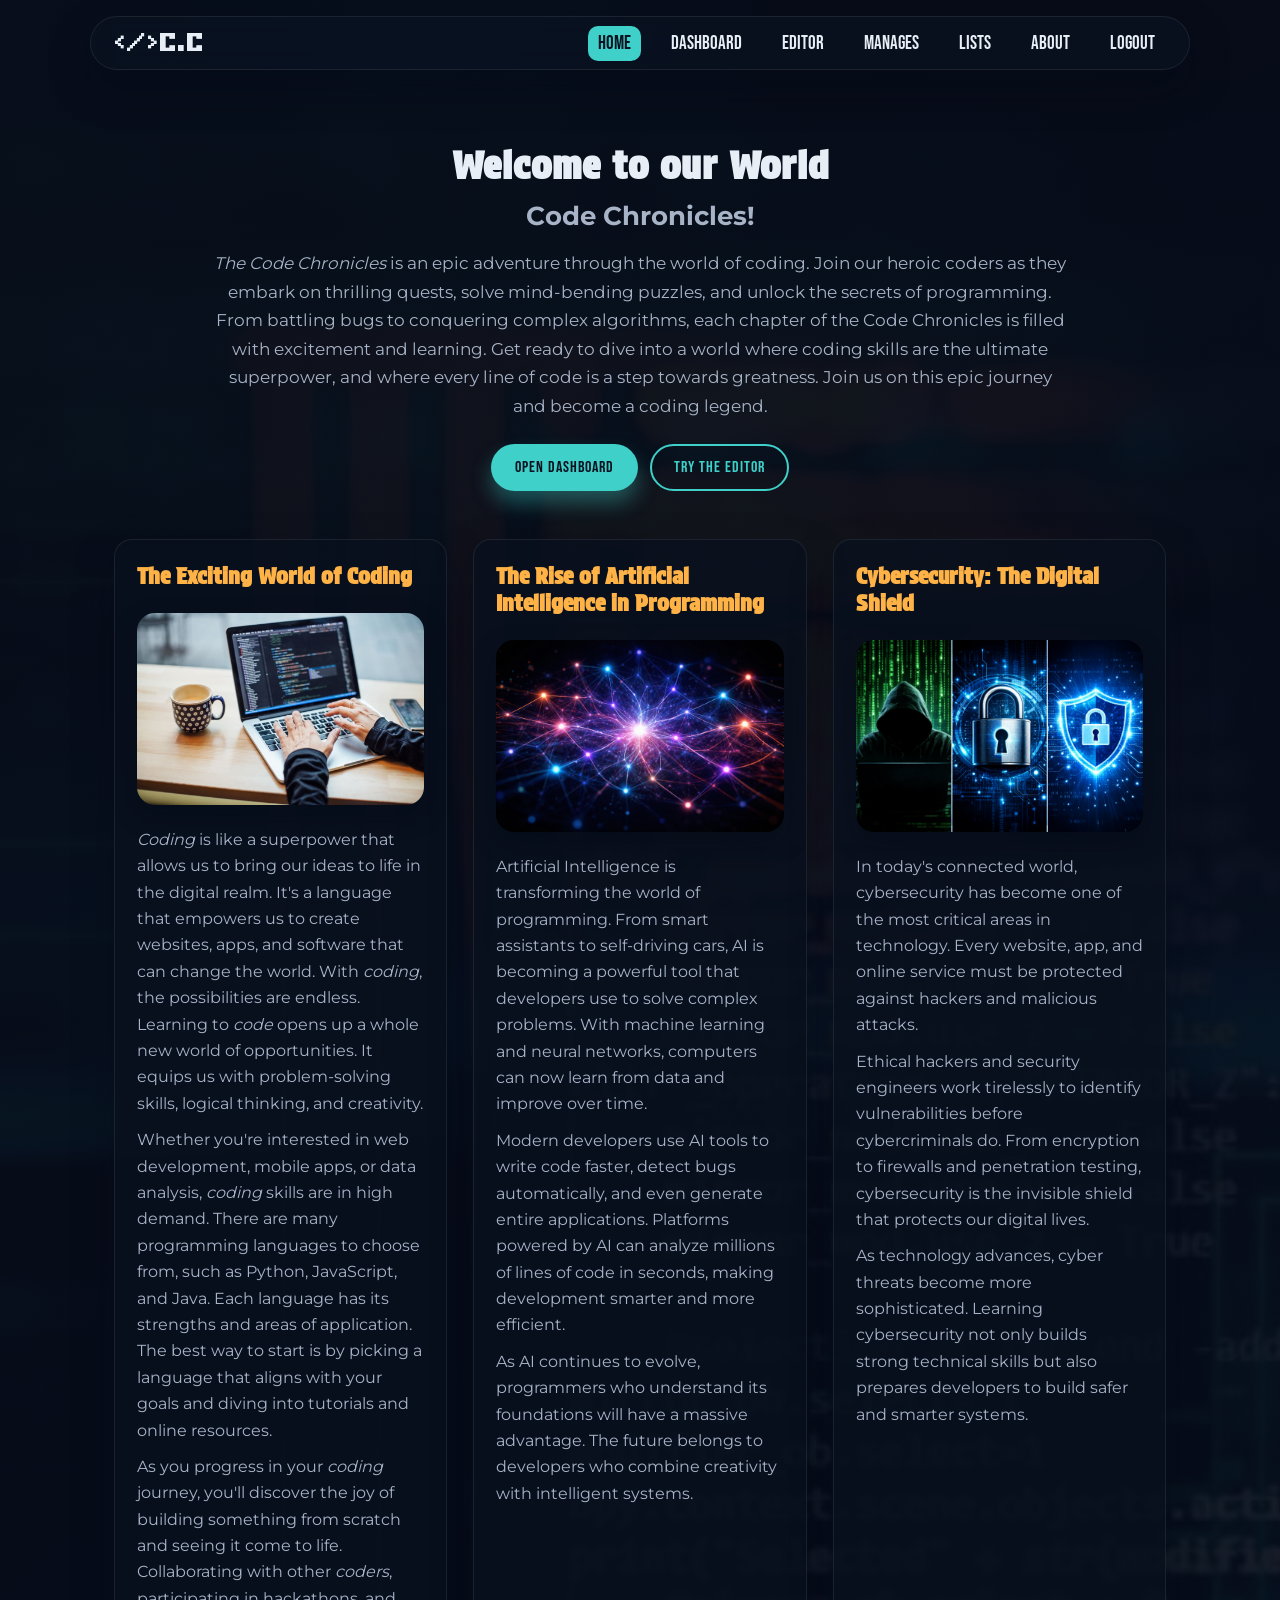
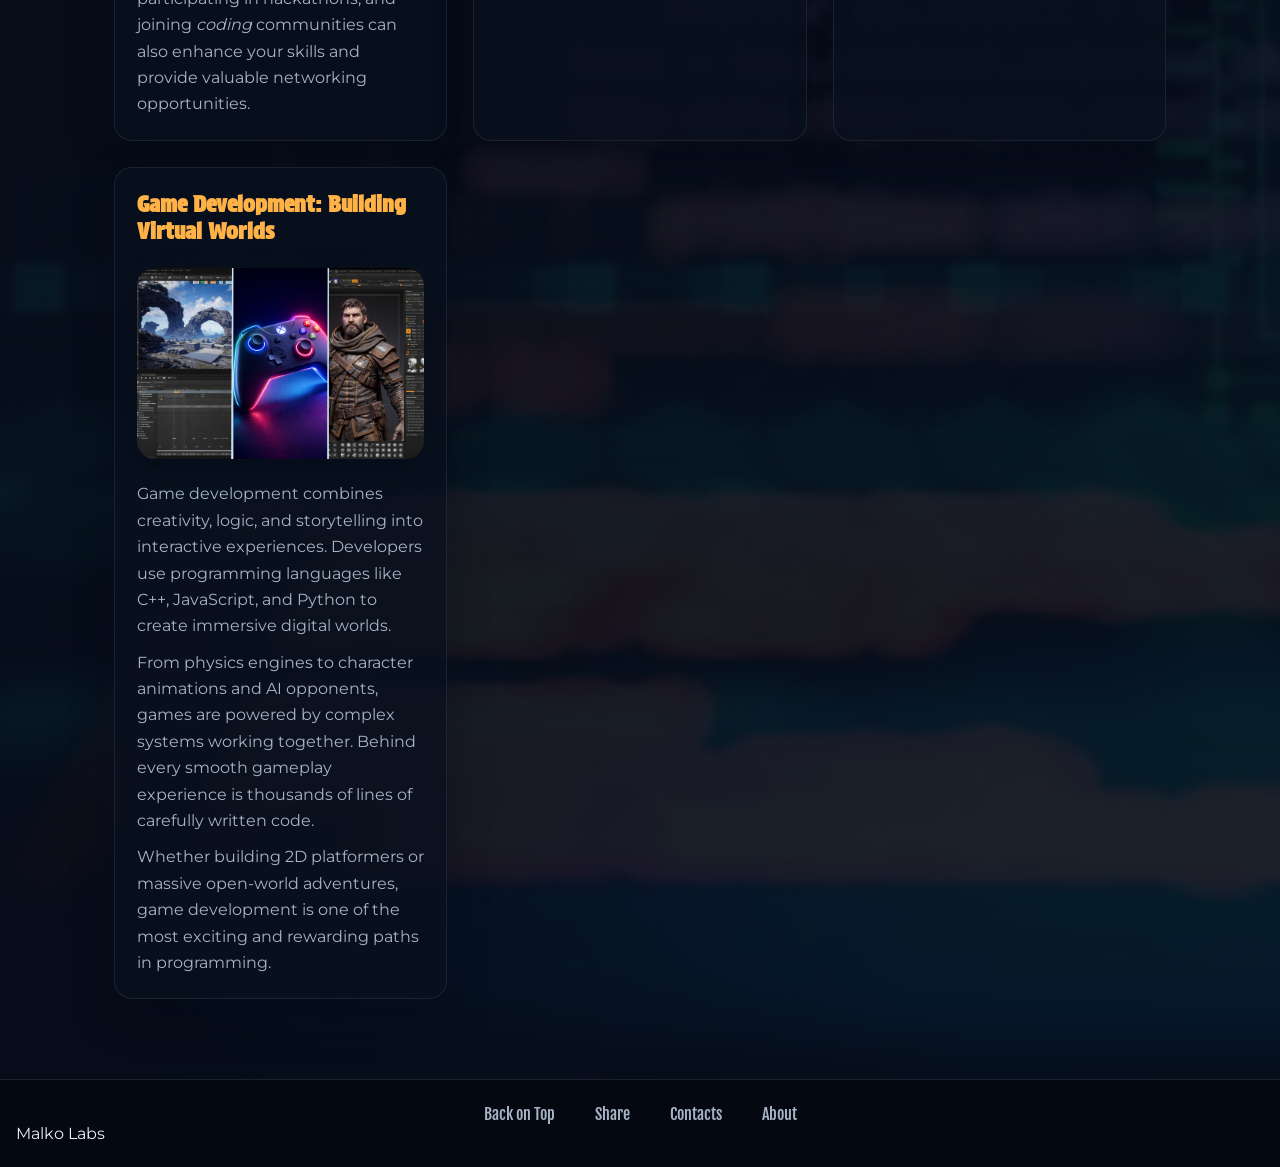
<file: index.html>
<!DOCTYPE html>
<html lang="en">
  <head>
     <meta charset="UTF-8">
     <meta name="viewport" content="width=device-width, initial-scale=1.0">
     <link rel="stylesheet" href="css/main.css" type="text/css">
     <link rel="apple-touch-icon" sizes="180x180" href="Images/Logos/Icons/apple-touch-icon.png">
     <link rel="icon" type="image/png" sizes="32x32" href="Images/Logos/Icons/favicon-32x32.png">
     <link rel="icon" type="image/png" sizes="16x16" href="Images/Logos/Icons/favicon-16x16.png">
     <link rel="manifest" href="Images/Logos/Icons/site.webmanifest">
     <title>Code Chronicles</title>
  </head>
  <body id="home">
     <header class="nav">
         <script src="script/auth.js" defer></script>
         <nav aria-label="Primary">
          <h1 class="logo"><abbr title="Code Chronicles">&lt/&gtC.C</abbr></h1>
           <ul>
             <li><a href="index.html" aria-current="page">Home</a></li>
             <li><a href="documents.html">Dashboard</a></li>
             <li><a href="editor.html">Editor</a></li>
             <li><a href="manages.html">Manages</a></li>
             <li><a href="lists.html">Lists</a></li>
             <li><a href="about.html">About</a></li>
             <li><a href="Login.html" id="logoutLink">Logout</a></li>
           </ul>
          </nav>
      </header>
      <main class="main">
         <h1>Welcome to our World</h1>
         <h3>Code Chronicles!</h3>
         <div class="about">
           <p><em>The Code Chronicles</em> is an epic adventure through the world of coding. Join our heroic coders as they embark on thrilling quests, solve mind-bending puzzles, and unlock the secrets of programming. From battling bugs to conquering complex algorithms, each chapter of the Code Chronicles is filled with excitement and learning. Get ready to dive into a world where coding skills are the ultimate superpower, and where every line of code is a step towards greatness. Join us on this epic journey and become a coding legend.</p>
         </div>
         <div class="hero-actions">
           <a class="btn primary" href="documents.html">Open Dashboard</a>
           <a class="btn ghost" href="editor.html">Try the Editor</a>
         </div>
      </main>
      <section class="container content">
          <article class="card pt1">
             <h2>The Exciting World of Coding</h2>
            <img class="imgcode" src="Images/Images/IMG1.JPG" alt="Coding on a laptop" loading="lazy">
            <p><em>Coding</em> is like a superpower that allows us to bring our ideas to life in the digital realm. It's a language that empowers us to create websites, apps, and software that can change the world. With <em>coding</em>, the possibilities are endless. Learning to <em>code</em> opens up a whole new world of opportunities. It equips us with problem-solving skills, logical thinking, and creativity.</p>
            <p>Whether you're interested in web development, mobile apps, or data analysis, <em>coding</em> skills are in high demand. There are many programming languages to choose from, such as Python, JavaScript, and Java. Each language has its strengths and areas of application. The best way to start is by picking a language that aligns with your goals and diving into tutorials and online resources.</p>
            <p>As you progress in your <em>coding</em> journey, you'll discover the joy of building something from scratch and seeing it come to life. Collaborating with other <em>coders</em>, participating in hackathons, and joining <em>coding</em> communities can also enhance your skills and provide valuable networking opportunities.</p>
          </article>
          <article class="card pt2">
            <h2>The Rise of Artificial Intelligence in Programming</h2>
            <img class="imgai" src="Images/Images/Img2.png" alt="Abstract AI illustration" loading="lazy">
            <p>Artificial Intelligence is transforming the world of programming. From smart assistants to self-driving cars, AI is becoming a powerful tool that developers use to solve complex problems. With machine learning and neural networks, computers can now learn from data and improve over time.</p>
            <p>Modern developers use AI tools to write code faster, detect bugs automatically, and even generate entire applications. Platforms powered by AI can analyze millions of lines of code in seconds, making development smarter and more efficient.</p>
            <p>As AI continues to evolve, programmers who understand its foundations will have a massive advantage. The future belongs to developers who combine creativity with intelligent systems.</p>
          </article>
          <article class="card pt3">
            <h2>Cybersecurity: The Digital Shield</h2>
            <img class="imgcenter" src="Images/Images/Img3.png" alt="Cybersecurity shield" loading="lazy">
            <p>In today's connected world, cybersecurity has become one of the most critical areas in technology. Every website, app, and online service must be protected against hackers and malicious attacks.</p>
            <p>Ethical hackers and security engineers work tirelessly to identify vulnerabilities before cybercriminals do. From encryption to firewalls and penetration testing, cybersecurity is the invisible shield that protects our digital lives.</p>
            <p>As technology advances, cyber threats become more sophisticated. Learning cybersecurity not only builds strong technical skills but also prepares developers to build safer and smarter systems.</p>
          </article>
          <article class="card pt4">
            <h2>Game Development: Building Virtual Worlds</h2>
            <img class="imgleft" src="Images/Images/Img4.png" alt="Game development scene" loading="lazy">
            <p>Game development combines creativity, logic, and storytelling into interactive experiences. Developers use programming languages like C++, JavaScript, and Python to create immersive digital worlds.</p>
            <p>From physics engines to character animations and AI opponents, games are powered by complex systems working together. Behind every smooth gameplay experience is thousands of lines of carefully written code.</p>
            <p>Whether building 2D platformers or massive open-world adventures, game development is one of the most exciting and rewarding paths in programming.</p>
          </article>
      </section>
      <footer class="footer">
          <ol>
            <li><a href="#home">Back on Top</a></li>
            <li><a href="#">Share</a></li>
            <li><a href="#">Contacts</a></li>
            <li><a href="about.html">About</a></li>
          </ol>
          <p class="watermark">Malko Labs</p>
      </footer>
  </body>
</html>
</file>
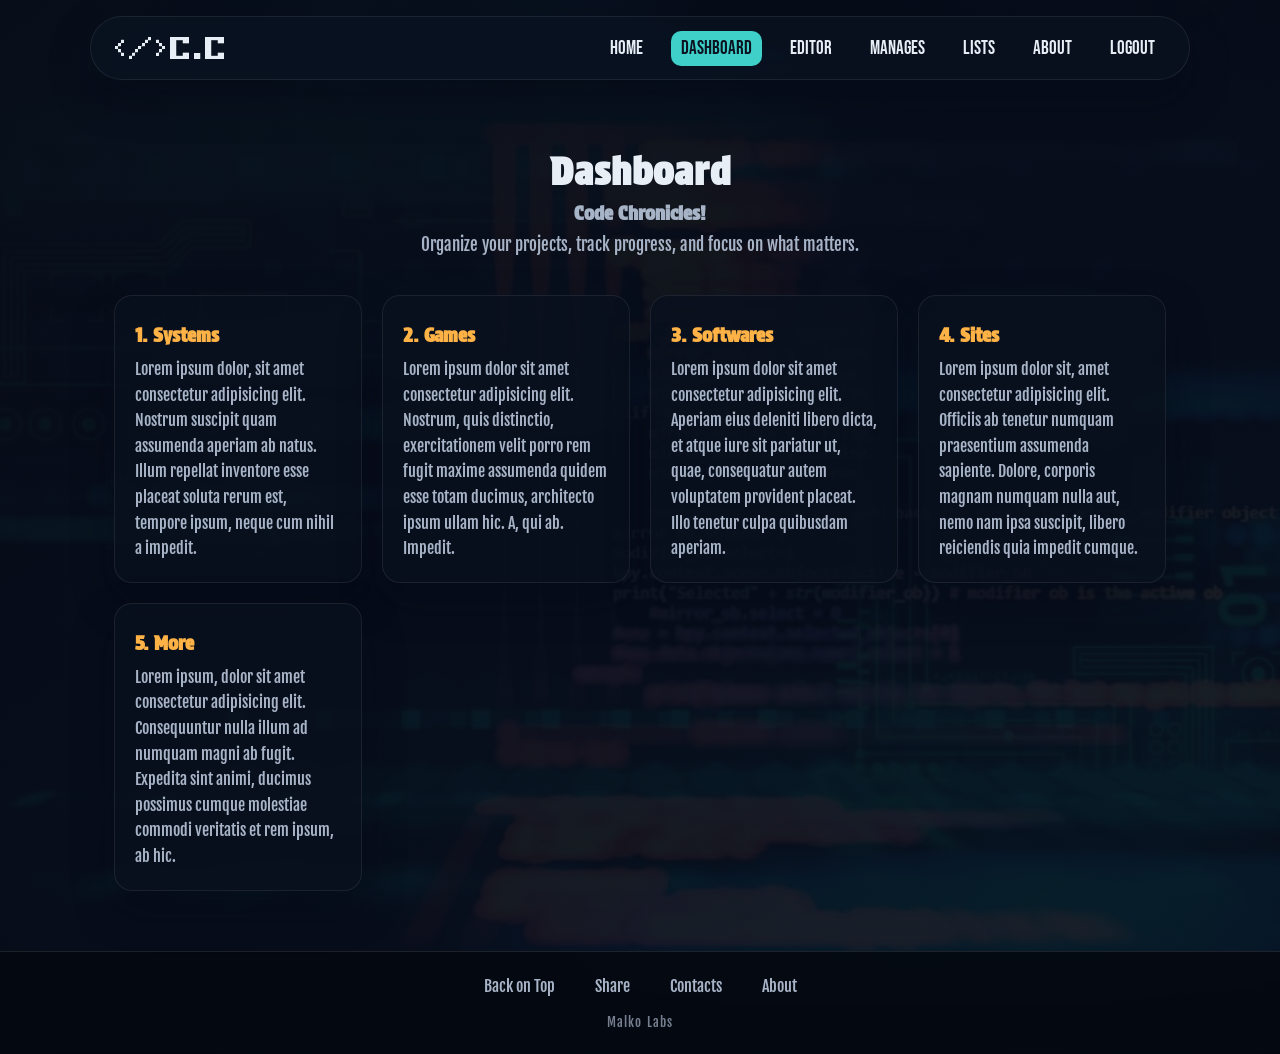
<file: documents.html>
<!DOCTYPE html>
<html lang="en">
  <head>
     <meta charset="UTF-8">
     <meta name="viewport" content="width=device-width, initial-scale=1.0">
     <link rel="stylesheet" href="css/documents.css" type="text/css">
     <link rel="apple-touch-icon" sizes="180x180" href="Images/Logos/Icons/apple-touch-icon.png">
     <link rel="icon" type="image/png" sizes="32x32" href="Images/Logos/Icons/favicon-32x32.png">
     <link rel="icon" type="image/png" sizes="16x16" href="Images/Logos/Icons/favicon-16x16.png">
     <link rel="manifest" href="Images/Logos/Icons/site.webmanifest">
     <title>Code Chronicles</title>
  </head>
  <body id="home">
     <header class="nav">
         <script src="script/auth.js" defer></script>
         <nav aria-label="Primary">
          <label class="logo"><abbr title="Code Chronicles">&lt/&gtC.C</abbr></label>
           <ul>
             <li><a href="index.html">Home</a></li>
             <li><a href="documents.html" aria-current="page">Dashboard</a></li>
             <li><a href="editor.html">Editor</a></li>
             <li><a href="manages.html">Manages</a></li>
             <li><a href="lists.html">Lists</a></li>
             <li><a href="about.html">About</a></li>
             <li><a href="Login.html" id="logoutLink">Logout</a></li>
           </ul>
          </nav>
      </header>
      <main class="main">
         <h1>Dashboard</h1>
         <h3>Code Chronicles!</h3>
         <p class="intro">Organize your projects, track progress, and focus on what matters.</p>
      </main>
      <section class="section">
        <div class="grid">
          <article class="tile">
            <h3>1. Systems</h3>
            <p>Lorem ipsum dolor, sit amet consectetur adipisicing elit. Nostrum suscipit quam assumenda aperiam ab natus. Illum repellat inventore esse placeat soluta rerum est, tempore ipsum, neque cum nihil a impedit.</p>
          </article>
          <article class="tile">
            <h3>2. Games</h3>
            <p>Lorem ipsum dolor sit amet consectetur adipisicing elit. Nostrum, quis distinctio, exercitationem velit porro rem fugit maxime assumenda quidem esse totam ducimus, architecto ipsum ullam hic. A, qui ab. Impedit.</p>
          </article>
          <article class="tile">
            <h3>3. Softwares</h3>
            <p>Lorem ipsum dolor sit amet consectetur adipisicing elit. Aperiam eius deleniti libero dicta, et atque iure sit pariatur ut, quae, consequatur autem voluptatem provident placeat. Illo tenetur culpa quibusdam aperiam.</p>
          </article>
          <article class="tile">
            <h3>4. Sites</h3>
            <p>Lorem ipsum dolor sit, amet consectetur adipisicing elit. Officiis ab tenetur numquam praesentium assumenda sapiente. Dolore, corporis magnam numquam nulla aut, nemo nam ipsa suscipit, libero reiciendis quia impedit cumque.</p>
          </article>
          <article class="tile">
            <h3>5. More</h3>
            <p>Lorem ipsum, dolor sit amet consectetur adipisicing elit. Consequuntur nulla illum ad numquam magni ab fugit. Expedita sint animi, ducimus possimus cumque molestiae commodi veritatis et rem ipsum, ab hic.</p>
          </article>
        </div>
      </section>
      <footer class="footer">
          <ol>
            <li><a href="#home">Back on Top</a></li>
            <li><a href="#">Share</a></li>
            <li><a href="#">Contacts</a></li>
            <li><a href="about.html">About</a></li>
          </ol>
          <p class="watermark">Malko Labs</p>
      </footer>
  </body>
</html>
</file>
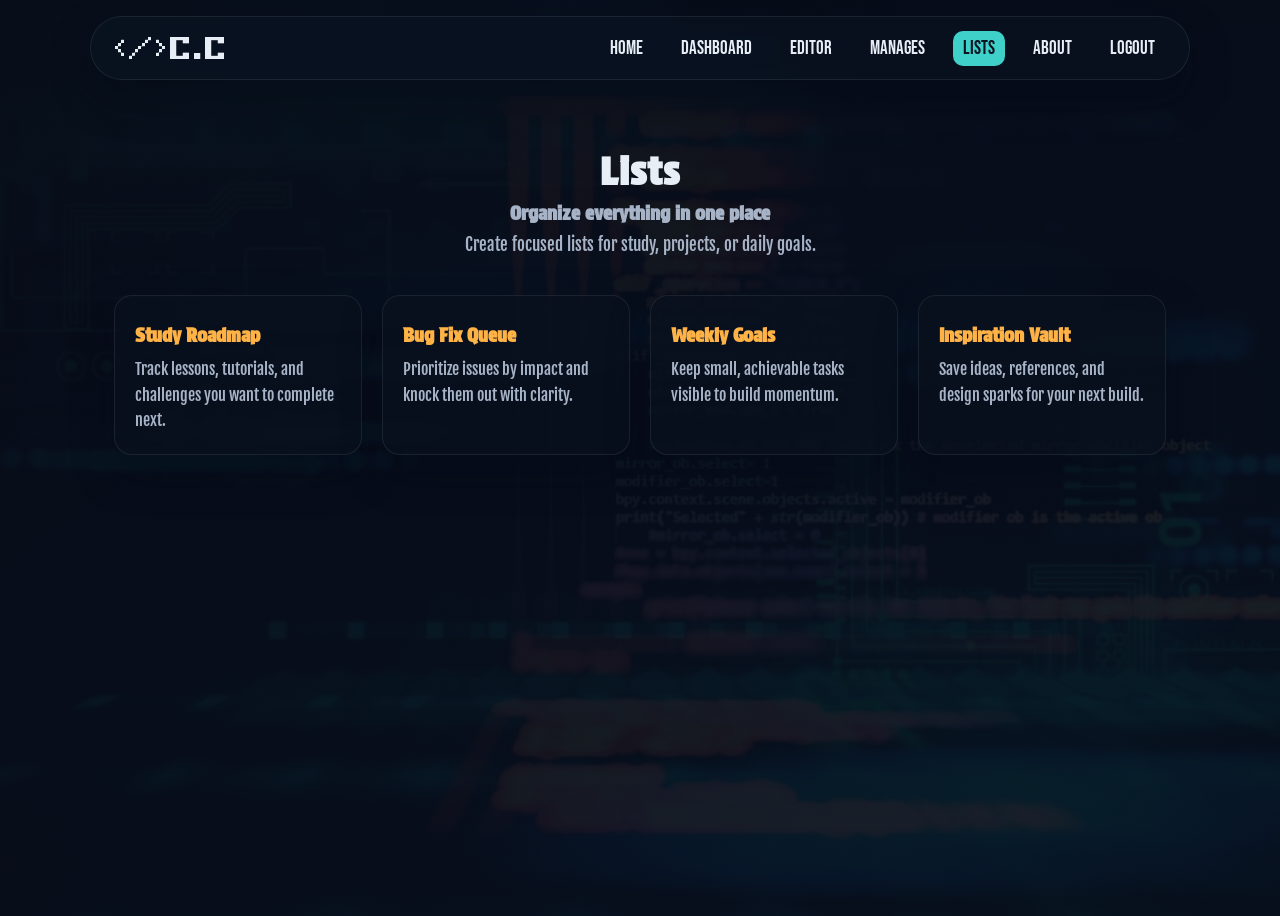
<file: lists.html>
<!DOCTYPE html>
<html lang="en">
  <head>
     <meta charset="UTF-8">
     <meta name="viewport" content="width=device-width, initial-scale=1.0">
     <link rel="stylesheet" href="css/documents.css" type="text/css">
     <link rel="apple-touch-icon" sizes="180x180" href="Images/Logos/Icons/apple-touch-icon.png">
     <link rel="icon" type="image/png" sizes="32x32" href="Images/Logos/Icons/favicon-32x32.png">
     <link rel="icon" type="image/png" sizes="16x16" href="Images/Logos/Icons/favicon-16x16.png">
     <link rel="manifest" href="Images/Logos/Icons/site.webmanifest">
     <title>Code Chronicles</title>
  </head>
  <body id="home">
     <header class="nav">
         <script src="script/auth.js" defer></script>
         <nav aria-label="Primary">
          <label class="logo"><abbr title="Code Chronicles">&lt/&gtC.C</abbr></label>
           <ul>
             <li><a href="index.html">Home</a></li>
             <li><a href="documents.html">Dashboard</a></li>
             <li><a href="editor.html">Editor</a></li>
             <li><a href="manages.html">Manages</a></li>
             <li><a href="lists.html" aria-current="page">Lists</a></li>
             <li><a href="about.html">About</a></li>
             <li><a href="Login.html" id="logoutLink">Logout</a></li>
           </ul>
          </nav>
      </header>
      <main class="main">
         <h1>Lists</h1>
         <h3>Organize everything in one place</h3>
         <p class="intro">Create focused lists for study, projects, or daily goals.</p>
      </main>
      <section class="section">
        <div class="grid">
          <article class="tile">
            <h3>Study Roadmap</h3>
            <p>Track lessons, tutorials, and challenges you want to complete next.</p>
          </article>
          <article class="tile">
            <h3>Bug Fix Queue</h3>
            <p>Prioritize issues by impact and knock them out with clarity.</p>
          </article>
          <article class="tile">
            <h3>Weekly Goals</h3>
            <p>Keep small, achievable tasks visible to build momentum.</p>
          </article>
          <article class="tile">
            <h3>Inspiration Vault</h3>
            <p>Save ideas, references, and design sparks for your next build.</p>
          </article>
        </div>
      </section>
  </body>
</html>
</file>
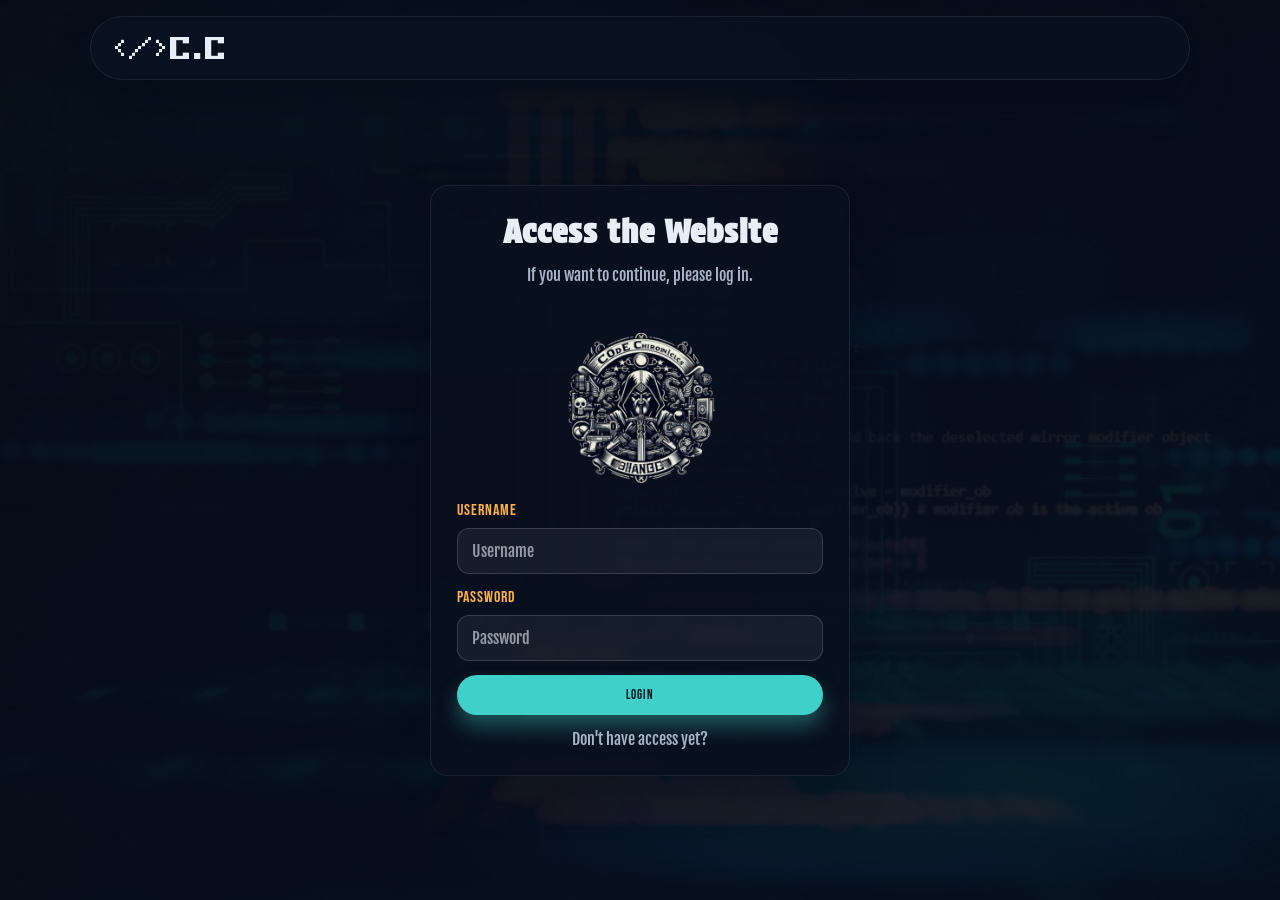
<file: Login.html>
<!DOCTYPE html>
<html lang="en">
  <head>
     <meta charset="UTF-8">
     <meta name="viewport" content="width=device-width, initial-scale=1.0">
     <link rel="stylesheet" href="css/log.css" type="text/css">
     <link rel="apple-touch-icon" sizes="180x180" href="Images/Logos/Icons/apple-touch-icon.png">
     <link rel="icon" type="image/png" sizes="32x32" href="Images/Logos/Icons/favicon-32x32.png">
     <link rel="icon" type="image/png" sizes="16x16" href="Images/Logos/Icons/favicon-16x16.png">
     <link rel="manifest" href="Images/Logos/Icons/site.webmanifest">
     <script src="script/login.js" defer></script>
     <title>Code Chronicles</title>
  </head>
  <body id="home">
     <header class="nav">
         <nav aria-label="Primary">
          <label class="logo"><abbr title="Code Chronicles">&lt/&gtC.C</abbr></label>
          </nav>
      </header>
      <main class="main">
        <form action="index.html" method="get" class="login-card" id="loginForm">
          <h1>Access the Website</h1>
          <p>If you want to continue, please log in.</p>
          <p class="login-message" id="loginMessage" aria-live="polite"></p>
          <div class="login-img">
            <img src="Images/Logos/login.png" alt="Login" width="150" height="150" loading="lazy">
          </div>
          <label class="field">
           <span>Username</span>
           <input type="text" name="username" id="user" placeholder="Username" required maxlength="24" autocomplete="username">
          </label>
          <label class="field">
            <span>Password</span>
            <input type="password" name="pwd" id="S" placeholder="Password" required maxlength="24" autocomplete="current-password">
           </label>
           <button type="submit" class="btn primary">Login</button>
           <div class="reg">
             <a href="#">Don't have access yet?</a>
           </div>
        </form>
      </main>
  </body>
</html>
</file>
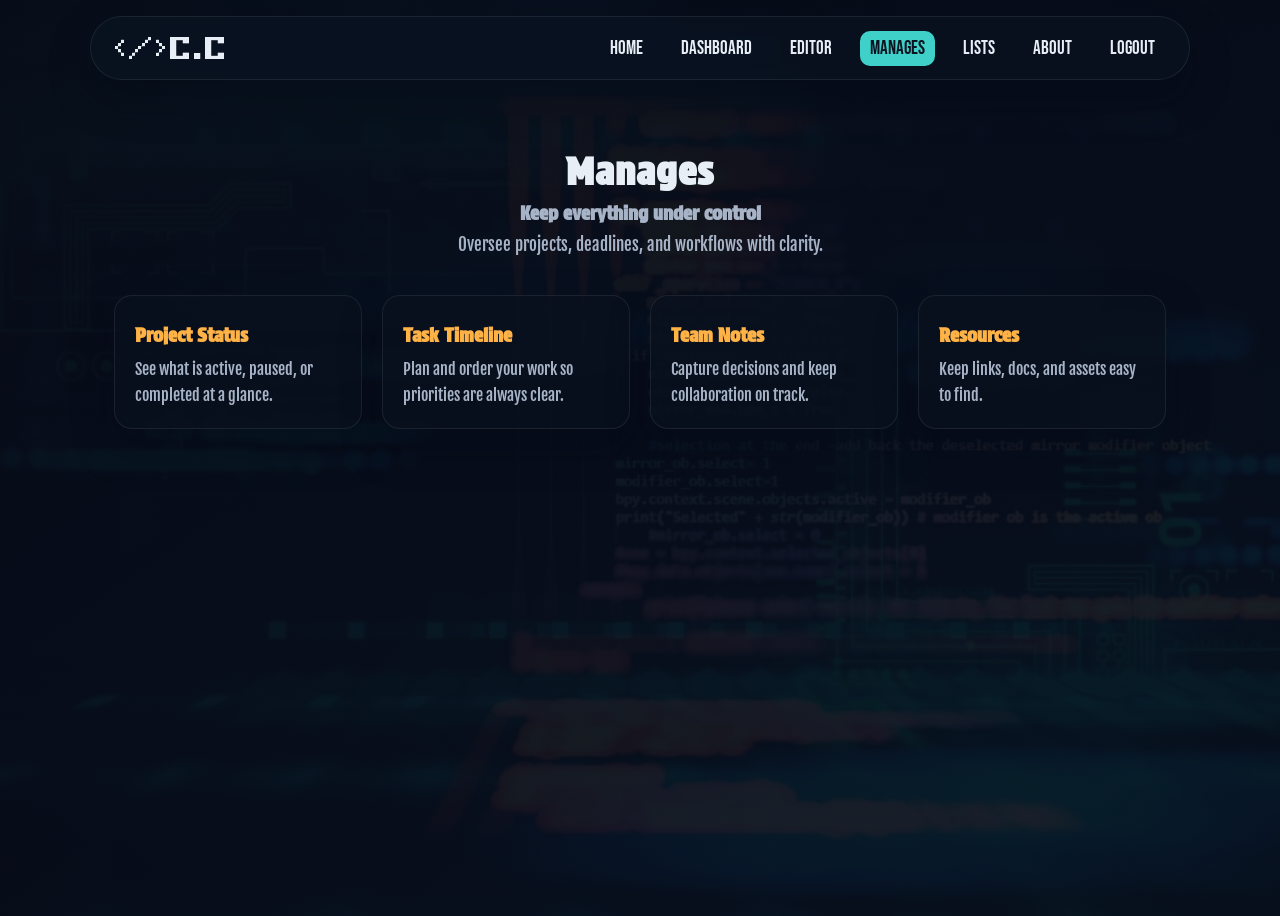
<file: manages.html>
<!DOCTYPE html>
<html lang="en">
  <head>
     <meta charset="UTF-8">
     <meta name="viewport" content="width=device-width, initial-scale=1.0">
     <link rel="stylesheet" href="css/documents.css" type="text/css">
     <link rel="apple-touch-icon" sizes="180x180" href="Images/Logos/Icons/apple-touch-icon.png">
     <link rel="icon" type="image/png" sizes="32x32" href="Images/Logos/Icons/favicon-32x32.png">
     <link rel="icon" type="image/png" sizes="16x16" href="Images/Logos/Icons/favicon-16x16.png">
     <link rel="manifest" href="Images/Logos/Icons/site.webmanifest">
     <title>Code Chronicles</title>
  </head>
  <body id="home">
     <header class="nav">
         <script src="script/auth.js" defer></script>
         <nav aria-label="Primary">
          <label class="logo"><abbr title="Code Chronicles">&lt/&gtC.C</abbr></label>
           <ul>
             <li><a href="index.html">Home</a></li>
             <li><a href="documents.html">Dashboard</a></li>
             <li><a href="editor.html">Editor</a></li>
             <li><a href="manages.html" aria-current="page">Manages</a></li>
             <li><a href="lists.html">Lists</a></li>
             <li><a href="about.html">About</a></li>
             <li><a href="Login.html" id="logoutLink">Logout</a></li>
           </ul>
          </nav>
      </header>
      <main class="main">
         <h1>Manages</h1>
         <h3>Keep everything under control</h3>
         <p class="intro">Oversee projects, deadlines, and workflows with clarity.</p>
      </main>
      <section class="section">
        <div class="grid">
          <article class="tile">
            <h3>Project Status</h3>
            <p>See what is active, paused, or completed at a glance.</p>
          </article>
          <article class="tile">
            <h3>Task Timeline</h3>
            <p>Plan and order your work so priorities are always clear.</p>
          </article>
          <article class="tile">
            <h3>Team Notes</h3>
            <p>Capture decisions and keep collaboration on track.</p>
          </article>
          <article class="tile">
            <h3>Resources</h3>
            <p>Keep links, docs, and assets easy to find.</p>
          </article>
        </div>
      </section>
  </body>
</html>
</file>
<file: css/main.css>
@font-face {
    font-family: Logo;
    src: url('../fonts/PixelIntv-OPxd.ttf');
}
@font-face {
    font-family: Nav;
    src: url('../fonts/BebasNeue-Regular.ttf');
}
@font-face {
    font-family: Header;
    src: url('../fonts/ProtestStrike-Regular.ttf');
}
@font-face {
    font-family: parafont;
    src: url('../fonts/FjallaOne-Regular.ttf');
}
@font-face {
    font-family: Montserrat;
    src: url('../fonts/Montserrat-VariableFont_wght.ttf');
}
:root {
    --bg-deep: #0b1220;
    --bg-panel: rgba(10, 18, 32, 0.78);
    --text-main: #e7eef6;
    --text-muted: #a7b3c6;
    --accent: #3fd0c9;
    --accent-strong: #1aa89c;
    --gold: #ffb347;
    --shadow: 0 18px 40px rgba(2, 8, 20, 0.35);
    --radius: 18px;
}
* {
    padding: 0;
    margin: 0;
    text-decoration: none;
    list-style: none;
    box-sizing: border-box;
}
html {
    scroll-behavior: smooth;
}
body {
    min-height: 100vh;
    font-family: Montserrat, sans-serif;
    color: var(--text-main);
    background-image: linear-gradient(140deg, rgba(8, 12, 24, 0.92), rgba(9, 18, 33, 0.6)), url('../Images/Background/BG1.JPG');
    background-position: center;
    background-repeat: no-repeat;
    background-size: cover;
}
img {
    max-width: 100%;
    height: auto;
    border-radius: 18px;
    box-shadow: 0 10px 25px rgba(2, 8, 20, 0.35);
}
@keyframes fadeUp {
    from {
        opacity: 0;
        transform: translateY(14px);
    }
    to {
        opacity: 1;
        transform: translateY(0);
    }
}
@keyframes navDrop {
    from {
        opacity: 0;
        transform: translateY(-10px);
    }
    to {
        opacity: 1;
        transform: translateY(0);
    }
}
.nav {
    position: sticky;
    top: 0;
    z-index: 5;
    background: transparent;
}
nav {
    margin: 16px auto 0;
    max-width: 1100px;
    background: var(--bg-panel);
    border: 1px solid rgba(255, 255, 255, 0.08);
    border-radius: 999px;
    color: var(--text-main);
    display: flex;
    justify-content: space-between;
    align-items: center;
    padding: 12px 24px;
    box-shadow: var(--shadow);
    backdrop-filter: blur(10px);
    animation: navDrop 600ms ease both;
}
nav > ul {
    display: flex;
    justify-content: flex-end;
    flex-wrap: wrap;
    gap: 20px;
    font-family: Nav, sans-serif;
}
.logo {
    font-family: Logo, sans-serif;
    letter-spacing: 2px;
}
nav > ul > li a {
    font-size: 1.2rem;
    color: var(--text-main);
    padding: 6px 10px;
    border-radius: 10px;
    transition: all 200ms ease-in-out;
}
nav > ul > li a:hover,
nav > ul > li a[aria-current="page"] {
    color: var(--bg-deep);
    background: var(--accent);
}
.main {
    max-width: 900px;
    margin: 48px auto 24px;
    text-align: center;
    padding: 24px;
    animation: fadeUp 700ms ease both;
}
.main > h1 {
    color: var(--text-main);
    font-family: Header, sans-serif;
    letter-spacing: 1px;
    font-size: clamp(2rem, 3vw, 3.2rem);
}
.main > h3 {
    color: var(--text-muted);
    padding: 12px 0 18px;
    font-size: clamp(1.1rem, 2vw, 1.6rem);
}
.main > .about {
    color: var(--text-muted);
    line-height: 1.7;
    font-size: 1.05rem;
}
.hero-actions {
    display: flex;
    justify-content: center;
    gap: 12px;
    margin-top: 24px;
    flex-wrap: wrap;
}
.btn {
    display: inline-flex;
    align-items: center;
    justify-content: center;
    gap: 8px;
    padding: 12px 22px;
    border-radius: 999px;
    border: 2px solid transparent;
    font-family: Nav, sans-serif;
    letter-spacing: 1px;
    transition: all 150ms ease-in-out;
}
.btn.primary {
    background: var(--accent);
    color: var(--bg-deep);
    box-shadow: 0 12px 20px rgba(63, 208, 201, 0.35);
}
.btn.primary:hover {
    background: var(--accent-strong);
}
.btn.ghost {
    border-color: var(--accent);
    color: var(--accent);
    background: transparent;
}
.btn.ghost:hover {
    background: rgba(63, 208, 201, 0.12);
}
.container {
    max-width: 1100px;
    margin: 0 auto 40px;
    padding: 0 24px 40px;
}
.content {
    display: grid;
    gap: 26px;
    grid-template-columns: repeat(auto-fit, minmax(260px, 1fr));
}
.card {
    background: rgba(9, 16, 30, 0.82);
    border: 1px solid rgba(255, 255, 255, 0.08);
    border-radius: var(--radius);
    padding: 22px;
    box-shadow: var(--shadow);
    animation: fadeUp 700ms ease both;
}
.card:nth-child(1) { animation-delay: 80ms; }
.card:nth-child(2) { animation-delay: 140ms; }
.card:nth-child(3) { animation-delay: 200ms; }
.card:nth-child(4) { animation-delay: 260ms; }
.card h2 {
    font-family: Header, sans-serif;
    color: var(--gold);
    font-size: 1.4rem;
    margin-bottom: 12px;
}
.card p {
    color: var(--text-muted);
    line-height: 1.65;
    margin-top: 10px;
    font-size: 1rem;
}
.imgcode,
.imgai,
.imgcenter,
.imgleft {
    float: none;
    width: 100%;
    margin: 12px 0 8px;
}
.footer {
    border-top: 1px solid rgba(255, 255, 255, 0.1);
    background: rgba(4, 8, 16, 0.9);
    padding: 24px 16px;
}
.footer ol {
    display: flex;
    gap: 20px;
    flex-wrap: wrap;
    justify-content: center;
    font-family: parafont, sans-serif;
    margin: 0;
    padding: 0;
}
.footer a {
    color: var(--text-muted);
    padding: 6px 10px;
    border-radius: 10px;
    transition: all 150ms ease-in-out;
}
.footer a:hover {
    color: var(--bg-deep);
    background: var(--gold);
}
@media (max-width: 720px) {
    nav {
        border-radius: 24px;
        flex-direction: column;
        gap: 10px;
    }
    nav > ul {
        justify-content: center;
    }
    .main {
        margin-top: 30px;
    }
}
@media (max-width: 1024px) {
    .content {
        grid-template-columns: repeat(auto-fit, minmax(240px, 1fr));
    }
    nav {
        margin: 12px 16px 0;
    }
}
@media (max-width: 600px) {
    .main {
        padding: 16px;
    }
    .hero-actions {
        flex-direction: column;
    }
    .btn {
        width: 100%;
    }
    .footer ol {
        gap: 12px;
    }
}
</file>
<file: css/documents.css>
@font-face {
    font-family: Logo;
    src: url('../fonts/PixelIntv-OPxd.ttf');
}
@font-face {
    font-family: Nav;
    src: url('../fonts/BebasNeue-Regular.ttf');
}
@font-face {
    font-family: Header;
    src: url('../fonts/ProtestStrike-Regular.ttf');
}
@font-face {
    font-family: parafont;
    src: url('../fonts/FjallaOne-Regular.ttf');
}
:root {
    --bg-deep: #0b1220;
    --bg-panel: rgba(10, 18, 32, 0.78);
    --text-main: #e7eef6;
    --text-muted: #a7b3c6;
    --accent: #3fd0c9;
    --accent-strong: #1aa89c;
    --gold: #ffb347;
    --shadow: 0 18px 40px rgba(2, 8, 20, 0.35);
    --radius: 18px;
}
* {
    padding: 0;
    margin: 0;
    text-decoration: none;
    list-style: none;
    box-sizing: border-box;
}
html {
    scroll-behavior: smooth;
}
body {
    min-height: 100vh;
    font-family: parafont, sans-serif;
    color: var(--text-main);
    background-image: linear-gradient(145deg, rgba(8, 12, 24, 0.92), rgba(10, 20, 36, 0.65)), url('../Images/Background/BG1.JPG');
    background-repeat: no-repeat;
    background-size: cover;
    background-position: center;
}
@keyframes fadeUp {
    from {
        opacity: 0;
        transform: translateY(14px);
    }
    to {
        opacity: 1;
        transform: translateY(0);
    }
}
@keyframes navDrop {
    from {
        opacity: 0;
        transform: translateY(-10px);
    }
    to {
        opacity: 1;
        transform: translateY(0);
    }
}
.nav {
    position: sticky;
    top: 0;
    z-index: 5;
}
nav {
    margin: 16px auto 0;
    max-width: 1100px;
    background: var(--bg-panel);
    border: 1px solid rgba(255, 255, 255, 0.08);
    border-radius: 999px;
    color: var(--text-main);
    display: flex;
    justify-content: space-between;
    align-items: center;
    padding: 12px 24px;
    box-shadow: var(--shadow);
    backdrop-filter: blur(10px);
    font-family: Nav, sans-serif;
    animation: navDrop 600ms ease both;
}
.logo {
    color: var(--text-main);
    font-size: 32px;
    font-family: Logo, monospace;
    letter-spacing: 2px;
}
nav ul {
    display: flex;
    flex-wrap: wrap;
    gap: 18px;
}
nav ul li a {
    color: var(--text-main);
    font-size: 1.2rem;
    padding: 6px 10px;
    border-radius: 10px;
    transition: all 200ms ease-in-out;
}
nav ul li a:hover,
nav ul li a[aria-current="page"] {
    color: var(--bg-deep);
    background: var(--accent);
}
.main {
    max-width: 900px;
    margin: 48px auto 10px;
    text-align: center;
    padding: 20px;
    animation: fadeUp 700ms ease both;
}
h1 {
    font-family: Header, sans-serif;
    letter-spacing: 1px;
    color: var(--text-main);
    font-size: clamp(2rem, 3vw, 3rem);
}
h3 {
    color: var(--text-muted);
    font-family: Header, sans-serif;
    margin: 8px 0 10px;
}
.intro {
    color: var(--text-muted);
    margin-top: 10px;
    font-size: 1.05rem;
}
.section {
    max-width: 1100px;
    margin: 20px auto 60px;
    padding: 0 24px;
}
.grid {
    display: grid;
    gap: 20px;
    grid-template-columns: repeat(auto-fit, minmax(240px, 1fr));
}
.tile {
    background: rgba(9, 16, 30, 0.82);
    border: 1px solid rgba(255, 255, 255, 0.08);
    border-radius: var(--radius);
    padding: 20px;
    box-shadow: var(--shadow);
    animation: fadeUp 700ms ease both;
}
.tile:nth-child(1) { animation-delay: 80ms; }
.tile:nth-child(2) { animation-delay: 140ms; }
.tile:nth-child(3) { animation-delay: 200ms; }
.tile:nth-child(4) { animation-delay: 260ms; }
.tile:nth-child(5) { animation-delay: 320ms; }
.tile h3 {
    color: var(--gold);
    font-size: 1.2rem;
}
.tile p {
    color: var(--text-muted);
    line-height: 1.6;
    margin-top: 8px;
}
.footer {
    border-top: 1px solid rgba(255, 255, 255, 0.1);
    background: rgba(4, 8, 16, 0.9);
    padding: 24px 16px;
}
.footer ol {
    display: flex;
    gap: 20px;
    flex-wrap: wrap;
    justify-content: center;
    margin: 0;
    padding: 0;
}
.watermark {
    color: var(--text-muted);
    font-size: 0.8rem;
    letter-spacing: 0.08em;
    margin: 18px 0 0;
    opacity: 0.7;
    text-align: center;
}
.footer a {
    color: var(--text-muted);
    padding: 6px 10px;
    border-radius: 10px;
    transition: all 150ms ease-in-out;
}
.footer a:hover {
    color: var(--bg-deep);
    background: var(--gold);
}
@media (max-width: 720px) {
    nav {
        border-radius: 24px;
        flex-direction: column;
        gap: 10px;
    }
}
@media (max-width: 1024px) {
    .grid {
        grid-template-columns: repeat(auto-fit, minmax(220px, 1fr));
    }
    nav {
        margin: 12px 16px 0;
    }
}
@media (max-width: 600px) {
    .main {
        padding: 16px;
    }
    .footer ol {
        gap: 12px;
    }
}
</file>
<file: css/log.css>
@font-face {
    font-family: Logo;
    src: url('../fonts/PixelIntv-OPxd.ttf');
}
@font-face {
    font-family: Nav;
    src: url('../fonts/BebasNeue-Regular.ttf');
}
@font-face {
    font-family: Header;
    src: url('../fonts/ProtestStrike-Regular.ttf');
}
@font-face {
    font-family: parafont;
    src: url('../fonts/FjallaOne-Regular.ttf');
}
:root {
    --bg-deep: #0b1220;
    --bg-panel: rgba(10, 18, 32, 0.78);
    --text-main: #e7eef6;
    --text-muted: #a7b3c6;
    --accent: #3fd0c9;
    --accent-strong: #1aa89c;
    --gold: #ffb347;
    --shadow: 0 18px 40px rgba(2, 8, 20, 0.35);
    --radius: 18px;
}
* {
    padding: 0;
    margin: 0;
    text-decoration: none;
    list-style: none;
    box-sizing: border-box;
}
html {
    scroll-behavior: smooth;
}
body {
    min-height: 100vh;
    font-family: parafont, sans-serif;
    color: var(--text-main);
    background-image: linear-gradient(145deg, rgba(8, 12, 24, 0.92), rgba(10, 20, 36, 0.65)), url('../Images/Background/BG1.JPG');
    background-repeat: no-repeat;
    background-size: cover;
    background-position: center;
    display: flex;
    flex-direction: column;
}
@keyframes fadeUp {
    from {
        opacity: 0;
        transform: translateY(14px);
    }
    to {
        opacity: 1;
        transform: translateY(0);
    }
}
@keyframes navDrop {
    from {
        opacity: 0;
        transform: translateY(-10px);
    }
    to {
        opacity: 1;
        transform: translateY(0);
    }
}
.nav {
    position: sticky;
    top: 0;
    z-index: 5;
}
nav {
    margin: 16px auto 0;
    max-width: 1100px;
    background: var(--bg-panel);
    border: 1px solid rgba(255, 255, 255, 0.08);
    border-radius: 999px;
    color: var(--text-main);
    display: flex;
    justify-content: space-between;
    align-items: center;
    padding: 12px 24px;
    box-shadow: var(--shadow);
    backdrop-filter: blur(10px);
    font-family: Nav, sans-serif;
    animation: navDrop 600ms ease both;
}
.logo {
    color: var(--text-main);
    font-size: 32px;
    font-family: Logo, monospace;
    letter-spacing: 2px;
}
.main {
    flex: 1;
    display: flex;
    justify-content: center;
    align-items: center;
    padding: 40px 24px 60px;
}
.login-card {
    width: min(420px, 100%);
    background: rgba(9, 16, 30, 0.85);
    border: 1px solid rgba(255, 255, 255, 0.08);
    border-radius: var(--radius);
    padding: 26px;
    box-shadow: var(--shadow);
    display: grid;
    gap: 14px;
    text-align: center;
    animation: fadeUp 700ms ease both;
}
.login-message {
    min-height: 20px;
    color: var(--gold);
    font-size: 0.95rem;
}
h1 {
    font-family: Header, sans-serif;
    letter-spacing: 1px;
    color: var(--text-main);
    font-size: 2rem;
}
p {
    color: var(--text-muted);
}
.login-img img {
    margin: 0 auto;
    border-radius: 16px;
}
.field {
    display: grid;
    gap: 8px;
    text-align: left;
}
.field span {
    font-family: Nav, sans-serif;
    letter-spacing: 1px;
    color: var(--gold);
}
input {
    font-family: parafont, sans-serif;
    font-size: 1rem;
    background: rgba(255, 255, 255, 0.06);
    border: 1px solid rgba(255, 255, 255, 0.15);
    border-radius: 12px;
    padding: 12px 14px;
    color: var(--text-main);
    outline: none;
    transition: border-color 200ms ease, background 200ms ease;
}
::placeholder {
    color: rgba(231, 238, 246, 0.6);
}
.btn {
    display: inline-flex;
    align-items: center;
    justify-content: center;
    padding: 10px 20px;
    border-radius: 999px;
    border: 2px solid transparent;
    font-family: Nav, sans-serif;
    letter-spacing: 1px;
    transition: all 200ms ease-in-out;
    cursor: pointer;
}
.btn.primary {
    background: var(--accent);
    color: var(--bg-deep);
    box-shadow: 0 12px 20px rgba(63, 208, 201, 0.35);
}
.btn.primary:hover {
    background: var(--accent-strong);
}
.reg a {
    color: var(--text-muted);
    text-decoration: none;
    transition: color 150ms ease-in-out;
}
.reg a:hover {
    color: var(--gold);
}
@media (max-width: 720px) {
    nav {
        border-radius: 24px;
        flex-direction: column;
        gap: 10px;
    }
}
@media (max-width: 1024px) {
    nav {
        margin: 12px 16px 0;
    }
}
@media (max-width: 600px) {
    .main {
        padding: 24px 16px 40px;
    }
    .login-card {
        padding: 20px;
    }
}
</file>
